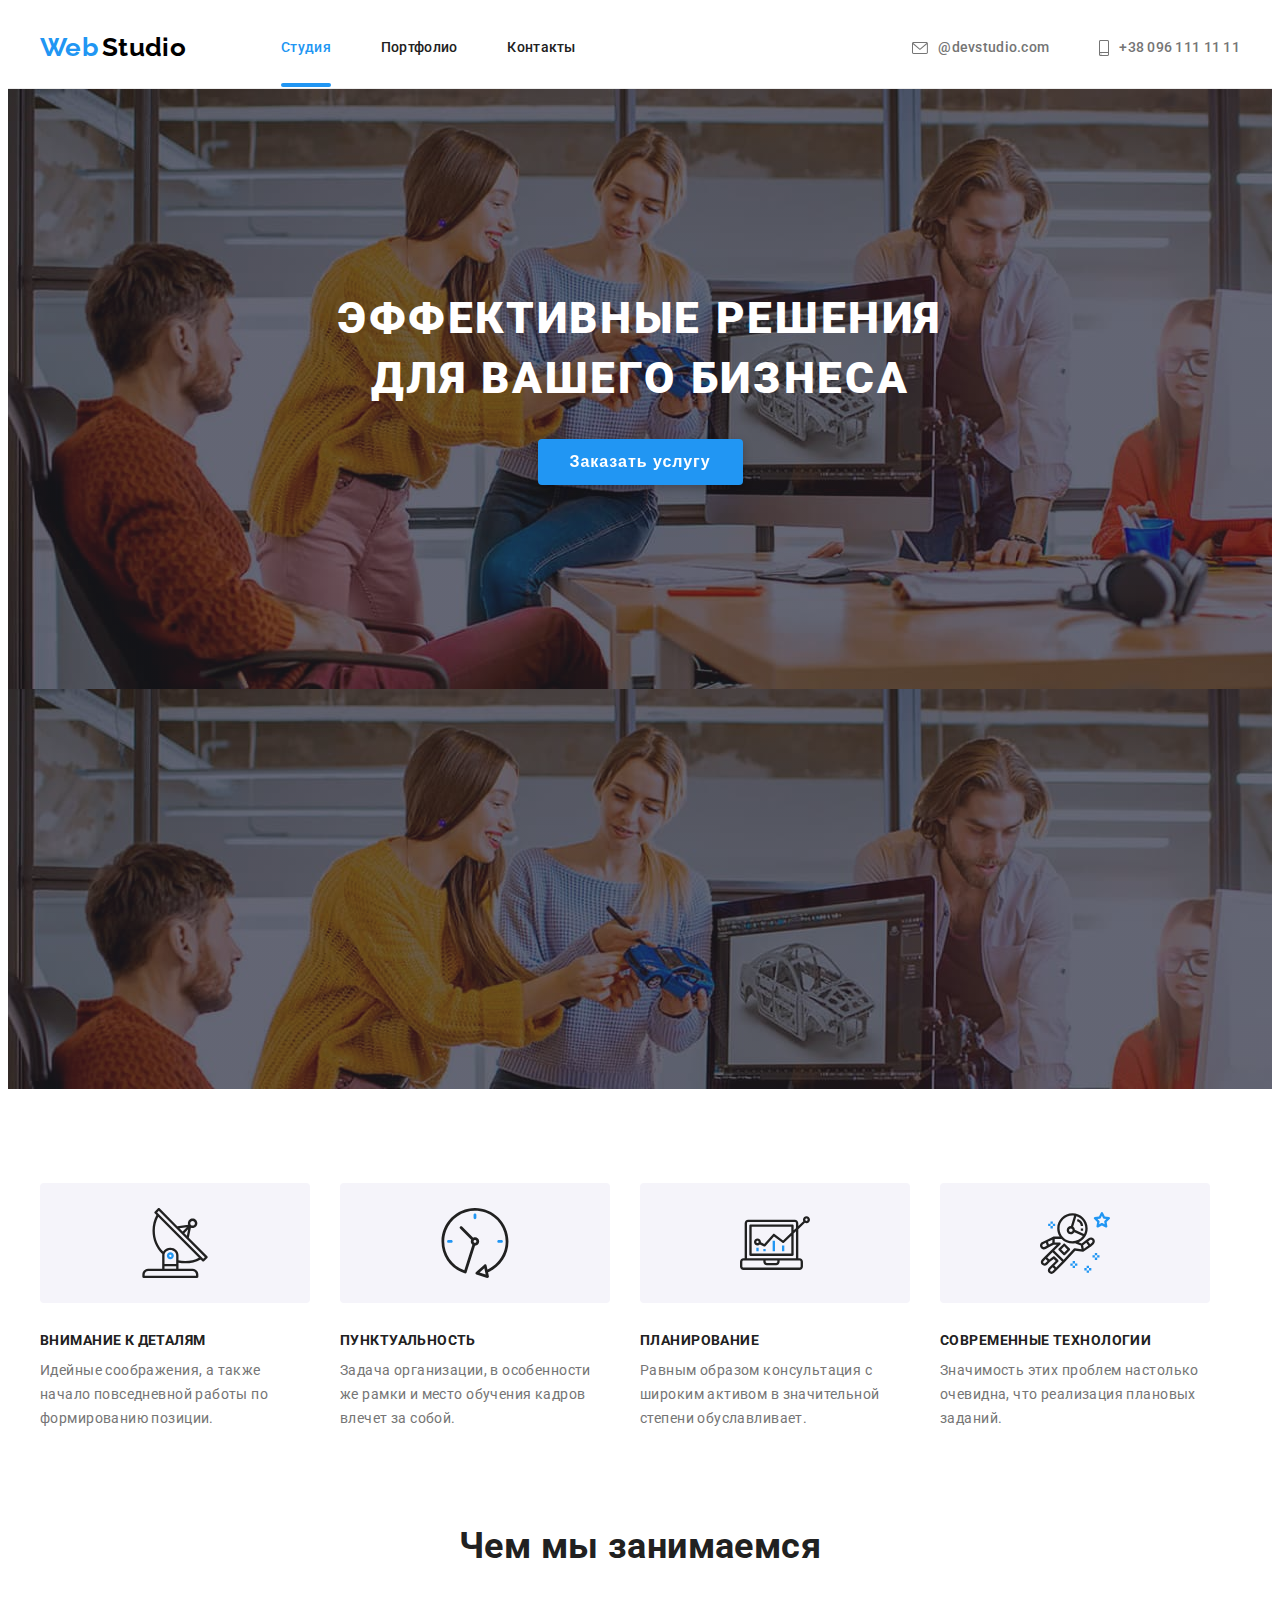
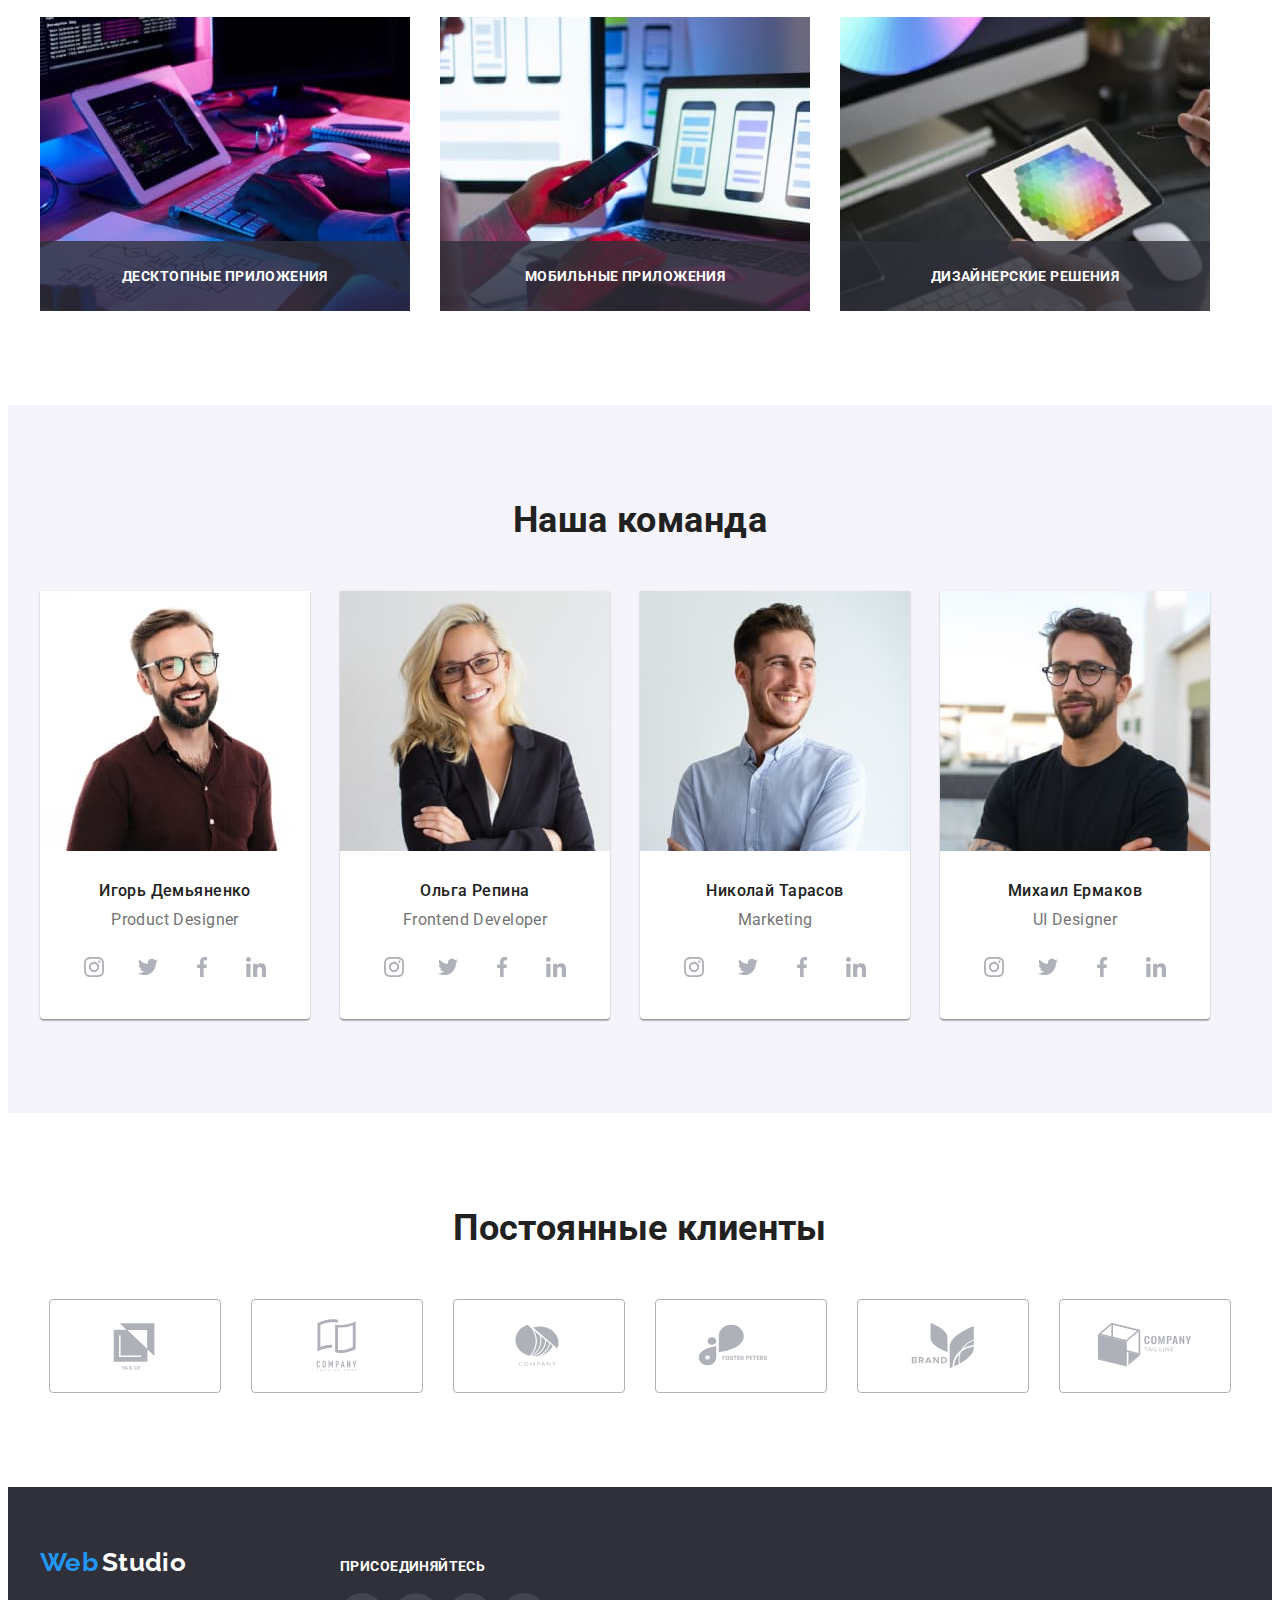
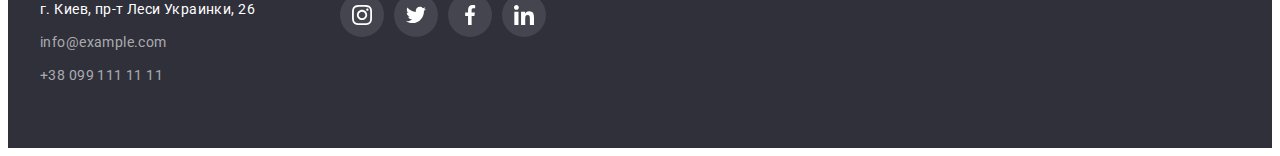
<file: index.html>
<!DOCTYPE html>
<html lang="ru">
	<head>
		<meta charset="UTF-8" />
		<meta http-equiv="X-UA-Compatible" content="IE=edge" />
		<meta name="viewport" content="width=device-width, initial-scale=1.0" />
		<title>Document</title>
		<link rel="preconnect" href="https://fonts.googleapis.com" />
		<link rel="preconnect" href="https://fonts.gstatic.com" crossorigin />
		<link
			href="https://fonts.googleapis.com/css2?family=Raleway:wght@700&family=Roboto:wght@400;500;700;900&display=swap"
			rel="stylesheet"
		/>
		<link
			rel="stylesheet"
			href="https://cdnjs.cloudflare.com/ajax/libs/modern-normalize/1.1.0/modern-normalize.min.css"
			integrity="sha512-wpPYUAdjBVSE4KJnH1VR1HeZfpl1ub8YT/NKx4PuQ5NmX2tKuGu6U/JRp5y+Y8XG2tV+wKQpNHVUX03MfMFn9Q=="
			crossorigin="anonymous"
			referrerpolicy="no-referrer"
		/>
		<link rel="stylesheet" href="./css/styles.css" />
	</head>

	<body>
		<header class="header">
			<div class="container">
				<nav class="container-nav">
					<a class="style-logo" href="">
						<span class="style-web">Web</span>
						<span class="style-studio">Studio</span>
					</a>
					<ul class="list-text-nav">
						<li class="list-nav"><a class="list-link active" href="./index.html">Студия</a></li>
						<li class="list-nav"><a class="list-link" href="./portfolio.html">Портфолио</a></li>
						<li class="list-nav"><a class="list-link" href="">Контакты</a></li>
					</ul>

					<ul class="list-contact-nav">
						<li class="list-link-nav">
							<a class="list-contact" href="mailto:info@devstudio.com">
								<svg class="contact-icon" width="16" height="12">
									<use href="./images/symbol-defs.svg#icon-mail"></use>
								</svg>
								<span>@devstudio.com</span>
							</a>
						</li>
						<li class="list-link-nav">
							<a class="list-contact" href="tel:+380961111111">
								<svg class="contact-icon" width="10" height="16">
									<use href="./images/symbol-defs.svg#icon-smartphone"></use>
								</svg>
								<span>+38 096 111 11 11</span>
							</a>
						</li>
					</ul>
				</nav>
			</div>
		</header>

		<section class="hero">
			<div class="container">
				<h1 class="text-hero">Эффективные решения для вашего бизнеса</h1>
				<button data-modal-open class="button-hero" type="button">Заказать услугу</button>
			</div>
			<div data-modal class="backdrop is-hidden">
				<div class="modal">
					<button data-modal-close class="button-modal">
						<img src="./images/close-2.svg" alt="close" />
					</button>
				</div>
			</div>
		</section>
		<section class="section">
			<div class="container">
				<h2 class="hidden">Особенности</h2>
				<ul class="specifics-flex">
					<li class="list-specifics">
						<div class="div-specifics">
							<svg width="70" height="70">
								<use href="./images/symbol-defs.svg#icon-antenna"></use>
							</svg>
						</div>
						<h3 class="specifics">Внимание к деталям</h3>
						<p class="specifics-text">
							Идейные соображения, а также начало повседневной работы по формированию позиции.
						</p>
					</li>
					<li class="list-specifics">
						<div class="div-specifics">
							<svg width="70" height="70">
								<use href="./images/symbol-defs.svg#icon-clock"></use>
							</svg>
						</div>
						<h3 class="specifics">Пунктуальность</h3>
						<p class="specifics-text">
							Задача организации, в особенности же рамки и место обучения кадров влечет за собой.
						</p>
					</li>
					<li class="list-specifics">
						<div class="div-specifics">
							<svg width="70" height="70">
								<use href="./images/symbol-defs.svg#icon-diagram"></use>
							</svg>
						</div>
						<h3 class="specifics">Планирование</h3>
						<p class="specifics-text">
							Равным образом консультация с широким активом в значительной степени обуславливает.
						</p>
					</li>
					<li class="list-specifics">
						<div class="div-specifics">
							<svg width="70" height="70">
								<use href="./images/symbol-defs.svg#icon-astronaut"></use>
							</svg>
						</div>
						<h3 class="specifics">Современные технологии</h3>
						<p class="specifics-text">Значимость этих проблем настолько очевидна, что реализация плановых заданий.</p>
					</li>
				</ul>
			</div>
		</section>

		<section class="section section-images">
			<div class="container">
				<h2 class="title">Чем мы занимаемся</h2>
				<ul class="images-flex">
					<li class="list-images">
						<div class="img-block">
							<img src="./images/box-new1-2.jpg" width="370" height="294" alt="работа на клавиатуре" />
							<div class="text-block">
								<p>Десктопные приложения</p>
							</div>
						</div>
					</li>
					<li class="list-images">
						<div class="img-block">
							<img src="./images/img-new.jpg" width="370" height="294" alt="работа на ноутбуке" />
							<div class="text-block">
								<p>Мобильные приложения</p>
							</div>
						</div>
					</li>
					<li class="list-images">
						<div class="img-block">
							<img src="./images/img-2.jpg" width="370" height="294" alt="работа с планшетом" />
							<div class="text-block">
								<p>Дизайнерские решения</p>
							</div>
						</div>
					</li>
				</ul>
			</div>
		</section>

		<section class="section team">
			<div class="container">
				<h2 class="title">Наша команда</h2>
				<ul class="team-flex">
					<li class="list-team">
						<img src="./images/img-new-3.jpg" width="270" alt="картинка 1" />
						<h3 class="name">Игорь Демьяненко</h3>
						<p class="position">Product Designer</p>
						<ul class="social-links">
							<li class="list-social">
								<a class="team-link" href="">
									<svg class="team-social-links" width="20" height="20">
										<use href="./images/symbol-defs.svg#icon-instagram"></use>
									</svg>
								</a>
							</li>
							<li class="list-social">
								<a class="team-link" href="">
									<svg class="team-social-links" width="20" height="20">
										<use href="./images/symbol-defs.svg#icon-twitter"></use>
									</svg>
								</a>
							</li>
							<li class="list-social">
								<a class="team-link" href="">
									<svg class="team-social-links" width="20" height="20">
										<use href="./images/symbol-defs.svg#icon-facebook"></use>
									</svg>
								</a>
							</li>
							<li class="list-social">
								<a class="team-link" href="">
									<svg class="team-social-links" width="20" height="20">
										<use href="./images/symbol-defs.svg#icon-linkedin"></use>
									</svg>
								</a>
							</li>
						</ul>
					</li>
					<li class="list-team">
						<img src="./images/img-new-4.jpg" width="270" alt="картинка 2" />
						<h3 class="name">Ольга Репина</h3>
						<p class="position">Frontend Developer</p>
						<ul class="social-links">
							<li class="list-social">
								<a class="team-link" href="">
									<svg class="team-social-links" width="20" height="20">
										<use href="./images/symbol-defs.svg#icon-instagram"></use>
									</svg>
								</a>
							</li>
							<li class="list-social">
								<a class="team-link" href="">
									<svg class="team-social-links" width="20" height="20">
										<use href="./images/symbol-defs.svg#icon-twitter"></use>
									</svg>
								</a>
							</li>
							<li class="list-social">
								<a class="team-link" href="">
									<svg class="team-social-links" width="20" height="20">
										<use href="./images/symbol-defs.svg#icon-facebook"></use>
									</svg>
								</a>
							</li>
							<li class="list-social">
								<a class="team-link" href="">
									<svg class="team-social-links" width="20" height="20">
										<use href="./images/symbol-defs.svg#icon-linkedin"></use>
									</svg>
								</a>
							</li>
						</ul>
					</li>
					<li class="list-team">
						<img src="./images/img-new-5.jpg" width="270" alt="картинка 3" />
						<h3 class="name">Николай Тарасов</h3>
						<p class="position">Marketing</p>
						<ul class="social-links">
							<li class="list-social">
								<a class="team-link" href="">
									<svg class="team-social-links" width="20" height="20">
										<use href="./images/symbol-defs.svg#icon-instagram"></use>
									</svg>
								</a>
							</li>
							<li class="list-social">
								<a class="team-link" href="">
									<svg class="team-social-links" width="20" height="20">
										<use href="./images/symbol-defs.svg#icon-twitter"></use>
									</svg>
								</a>
							</li>
							<li class="list-social">
								<a class="team-link" href="">
									<svg class="team-social-links" width="20" height="20">
										<use href="./images/symbol-defs.svg#icon-facebook"></use>
									</svg>
								</a>
							</li>
							<li class="list-social">
								<a class="team-link" href="">
									<svg class="team-social-links" width="20" height="20">
										<use href="./images/symbol-defs.svg#icon-linkedin"></use>
									</svg>
								</a>
							</li>
						</ul>
					</li>
					<li class="list-team">
						<img src="./images/img-new-6.jpg" width="270" alt="картинка 4" />
						<h3 class="name">Михаил Ермаков</h3>
						<p class="position">UI Designer</p>
						<ul class="social-links">
							<li class="list-social">
								<a class="team-link" href="">
									<svg class="team-social-links" width="20" height="20">
										<use href="./images/symbol-defs.svg#icon-instagram"></use>
									</svg>
								</a>
							</li>
							<li class="list-social">
								<a class="team-link" href="">
									<svg class="team-social-links" width="20" height="20">
										<use href="./images/symbol-defs.svg#icon-twitter"></use>
									</svg>
								</a>
							</li>
							<li class="list-social">
								<a class="team-link" href="">
									<svg class="team-social-links" width="20" height="20">
										<use href="./images/symbol-defs.svg#icon-facebook"></use>
									</svg>
								</a>
							</li>
							<li class="list-social">
								<a class="team-link" href="">
									<svg class="team-social-links" width="20" height="20">
										<use href="./images/symbol-defs.svg#icon-linkedin"></use>
									</svg>
								</a>
							</li>
						</ul>
					</li>
				</ul>
			</div>
		</section>

		<section class="section">
			<div class="container">
				<h2 class="title">Постоянные клиенты</h2>
				<ul class="logo">
					<li class="logo-list">
						<a class="logo-link" href="">
							<svg width="106" height="60">
								<use href="./images/symbol-defs.svg#icon-Logo-1"></use>
							</svg>
						</a>
					</li>
					<li class="logo-list">
						<a class="logo-link" href="">
							<svg width="106" height="60">
								<use href="./images/symbol-defs.svg#icon-Logo-2"></use>
							</svg>
						</a>
					</li>
					<li class="logo-list">
						<a class="logo-link" href="">
							<svg width="106" height="60">
								<use href="./images/symbol-defs.svg#icon-Logo-3"></use>
							</svg>
						</a>
					</li>
					<li class="logo-list">
						<a class="logo-link" href="">
							<svg width="106" height="60">
								<use href="./images/symbol-defs.svg#icon-Logo-4"></use>
							</svg>
						</a>
					</li>
					<li class="logo-list">
						<a class="logo-link" href="">
							<svg width="106" height="60">
								<use href="./images/symbol-defs.svg#icon-Logo-5"></use>
							</svg>
						</a>
					</li>
					<li class="logo-list">
						<a class="logo-link" href="">
							<svg width="106" height="60">
								<use href="./images/symbol-defs.svg#icon-Logo-6"></use>
							</svg>
						</a>
					</li>
				</ul>
			</div>
		</section>

		<footer class="footer">
			<div class="container footer-container">
				<div class="footer-address">
					<a class="style-logo-footer" href="">
						<span class="style-web">Web</span>
						<span class="style-studio-footer">Studio</span>
					</a>
					<address>
						<ul>
							<li>
								<p class="text-footer">г. Киев, пр-т Леси Украинки, 26</p>
							</li>
							<li>
								<a class="list-link-footer footer-mail" href="mailto:info@example.com">info@example.com</a>
							</li>
							<li>
								<a class="list-link-footer" href="tel:+380991111111">+38 099 111 11 11</a>
							</li>
						</ul>
					</address>
				</div>
				<div class="footer-social">
					<p>Присоединяйтесь</p>
					<ul class="footer-list">
						<li>
							<a class="footer-link" href="">
								<svg class="footer-svg" width="20" height="20">
									<use href="./images/symbol-defs.svg#icon-instagram"></use>
								</svg>
							</a>
						</li>
						<li>
							<a class="footer-link" href="">
								<svg class="footer-svg" width="20" height="20">
									<use href="./images/symbol-defs.svg#icon-twitter"></use>
								</svg>
							</a>
						</li>
						<li>
							<a class="footer-link" href="">
								<svg class="footer-svg" width="20" height="20">
									<use href="./images/symbol-defs.svg#icon-facebook"></use>
								</svg>
							</a>
						</li>
						<li>
							<a class="footer-link" href="">
								<svg class="footer-svg" width="20" height="20">
									<use href="./images/symbol-defs.svg#icon-linkedin"></use>
								</svg>
							</a>
						</li>
					</ul>
				</div>
			</div>
		</footer>
		<script src="./js/modal.js"></script>
	</body>
</html>
</file>
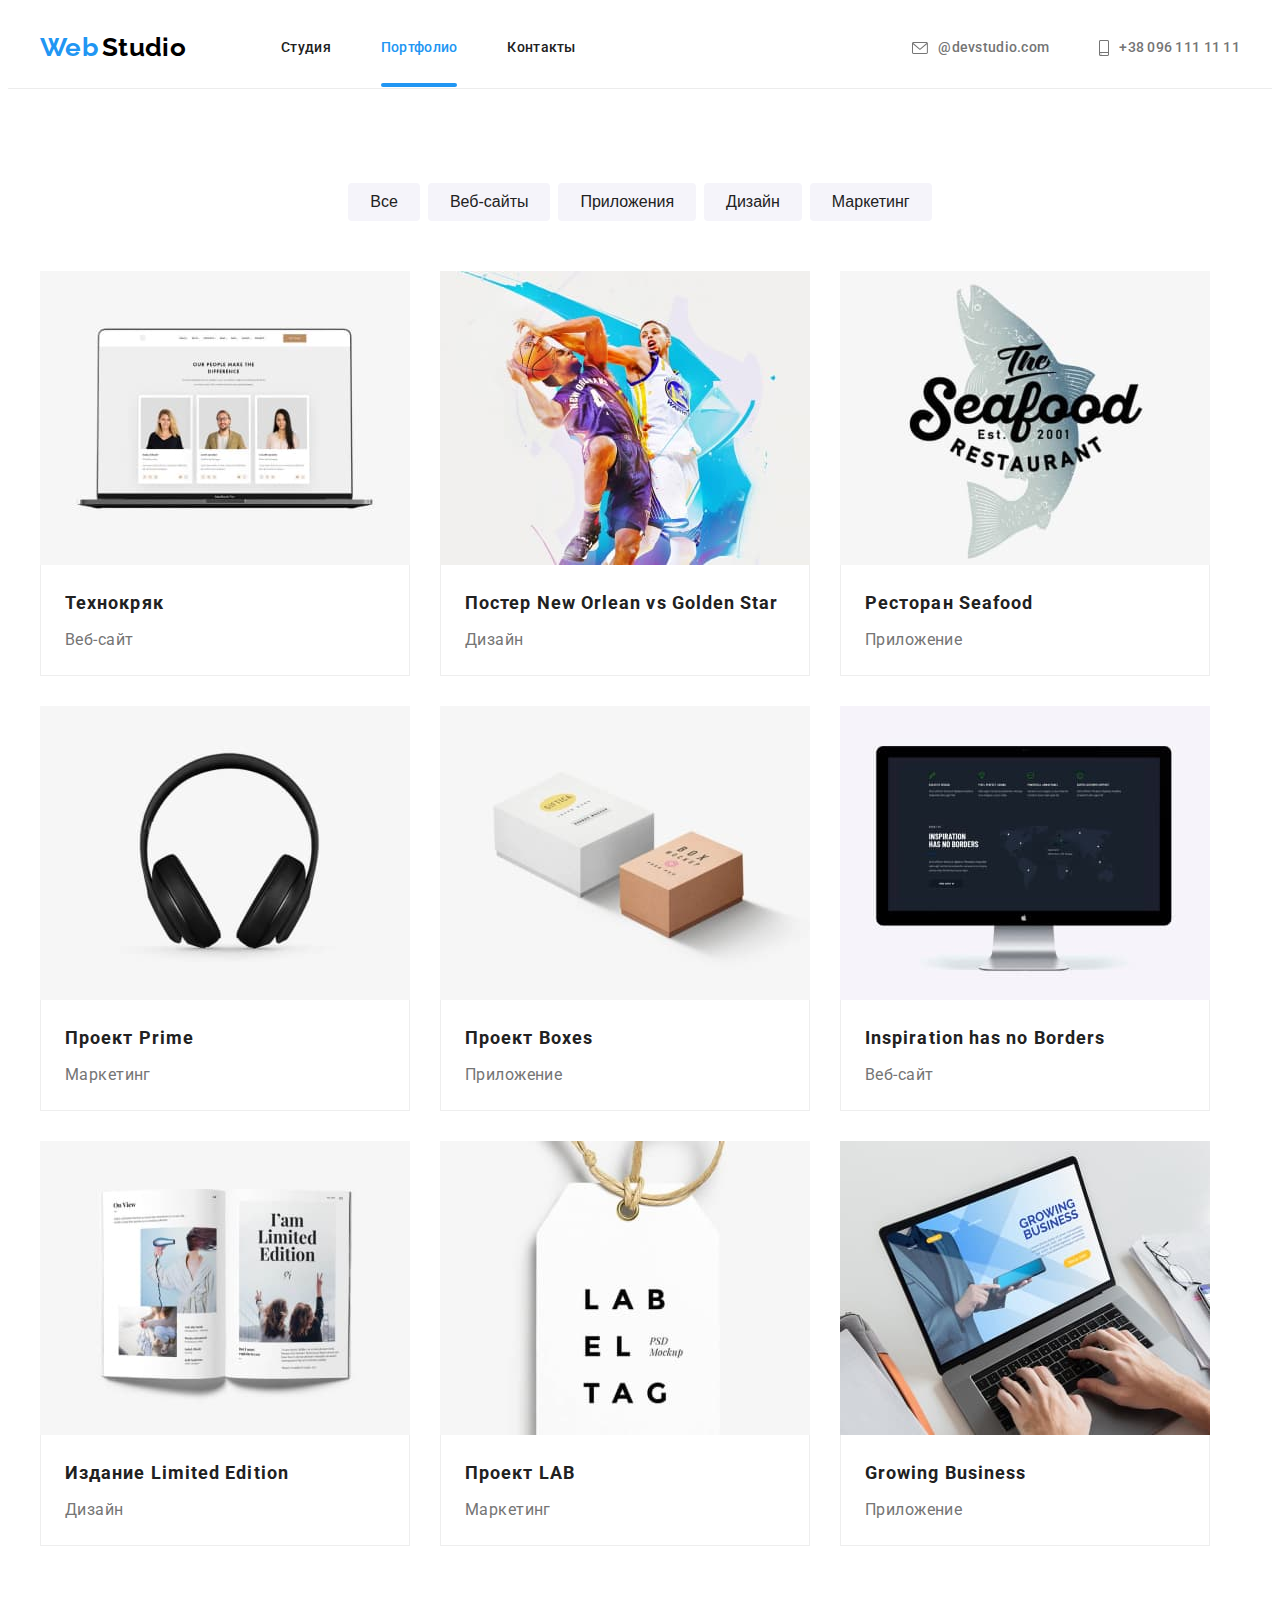
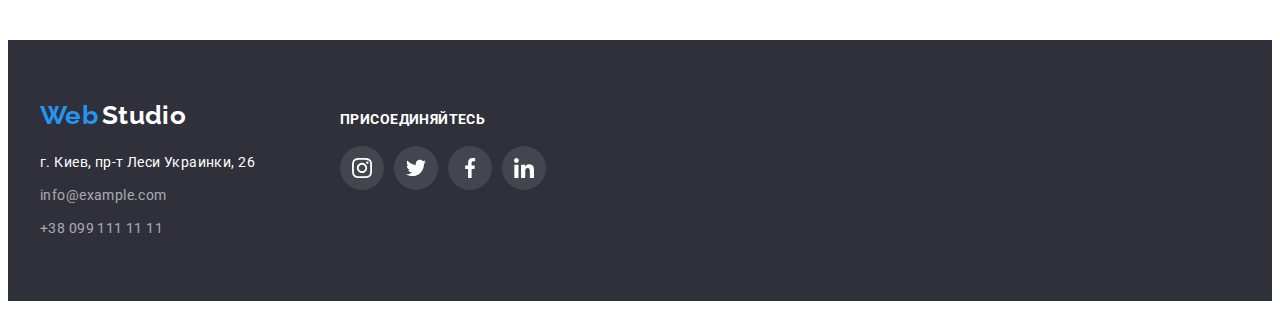
<file: portfolio.html>
<!DOCTYPE html>
<html lang="ru">
	<head>
		<meta charset="UTF-8" />
		<meta http-equiv="X-UA-Compatible" content="IE=edge" />
		<meta name="viewport" content="width=device-width, initial-scale=1.0" />
		<title>Document</title>
		<link rel="preconnect" href="https://fonts.googleapis.com" />
		<link rel="preconnect" href="https://fonts.gstatic.com" crossorigin />
		<link
			href="https://fonts.googleapis.com/css2?family=Raleway:wght@700&family=Roboto:wght@400;500;700;900&display=swap"
			rel="stylesheet"
		/>
		<link
			rel="stylesheet"
			href="https://cdnjs.cloudflare.com/ajax/libs/modern-normalize/1.1.0/modern-normalize.min.css"
			integrity="sha512-wpPYUAdjBVSE4KJnH1VR1HeZfpl1ub8YT/NKx4PuQ5NmX2tKuGu6U/JRp5y+Y8XG2tV+wKQpNHVUX03MfMFn9Q=="
			crossorigin="anonymous"
			referrerpolicy="no-referrer"
		/>
		<link rel="stylesheet" href="./css/styles.css" />
	</head>
	<body>
		<header class="header">
			<div class="container">
				<nav class="container-nav">
					<a class="style-logo" href="">
						<span class="style-web">Web</span>
						<span class="style-studio">Studio</span>
					</a>
					<ul class="list-text-nav">
						<li class="list-nav"><a class="list-link" href="./index.html">Студия</a></li>
						<li class="list-nav"><a class="list-link active" href="./portfolio.html">Портфолио</a></li>
						<li class="list-nav"><a class="list-link" href="">Контакты</a></li>
					</ul>

					<ul class="list-contact-nav">
						<li class="list-link-nav">
							<a class="list-contact" href="mailto:info@devstudio.com">
								<svg class="contact-icon" width="16" height="12">
									<use href="./images/symbol-defs.svg#icon-mail"></use>
								</svg>
								<span>@devstudio.com</span>
							</a>
						</li>
						<li class="list-link-nav">
							<a class="list-contact" href="tel:+380961111111">
								<svg class="contact-icon" width="10" height="16">
									<use href="./images/symbol-defs.svg#icon-smartphone"></use>
								</svg>
								<span>+38 096 111 11 11</span>
							</a>
						</li>
					</ul>
				</nav>
			</div>
		</header>

		<section class="section">
			<div class="container">
				<h1 class="hidden">Подборка</h1>
				<ul class="button-flex">
					<li><button class="button-link" type="button">Все</button></li>
					<li><button class="button-link" type="button">Веб-сайты</button></li>
					<li><button class="button-link" type="button">Приложения</button></li>
					<li><button class="button-link" type="button">Дизайн</button></li>
					<li><button class="button-link" type="button">Маркетинг</button></li>
				</ul>
				<ul class="portfolio-flax">
					<li class="list-portfolio">
						<a class="portfolio-item" href="">
							<div class="portfolio-photo">
								<div class="portfolio-info">
									Ресурс предлагает комплексные предложения с разным уровнем функционала и сервисов. Все это позволит
									посетителю получить исчерпывающие сведения  о компании или частном лице.
								</div>
								<img src="./images/img-new-7.jpg" width="370" alt="фото на ноутбуке" />
							</div>
							<div class="portfolio">
								<h2 class="portfolio-name-picture">Технокряк</h2>
								<p class="portfolio-nav">Веб-сайт</p>
							</div>
						</a>
					</li>
					<li class="list-portfolio">
						<a class="portfolio-item" href="">
							<div class="portfolio-photo">
								<div class="portfolio-info">
									Ресурс предлагает комплексные предложения с разным уровнем функционала и сервисов. Все это позволит
									посетителю получить исчерпывающие сведения  о компании или частном лице.
								</div>

								<img src="./images/img-new-8.jpg" width="370" alt="спортсмены с мячем" />
							</div>
							<div class="portfolio">
								<h2 class="portfolio-name-picture">Постер New Orlean vs Golden Star</h2>
								<p class="portfolio-nav">Дизайн</p>
							</div>
						</a>
					</li>
					<li class="list-portfolio">
						<a class="portfolio-item" href="">
							<div class="portfolio-photo">
								<div class="portfolio-info">
									Ресурс предлагает комплексные предложения с разным уровнем функционала и сервисов. Все это позволит
									посетителю получить исчерпывающие сведения  о компании или частном лице.
								</div>

								<img src="./images/img-new-9.jpg" width="370" alt="эмблема ресторана" />
							</div>
							<div class="portfolio">
								<h2 class="portfolio-name-picture">Ресторан Seafood</h2>
								<p class="portfolio-nav">Приложение</p>
							</div>
						</a>
					</li>
					<li class="list-portfolio">
						<a class="portfolio-item" href="">
							<div class="portfolio-photo">
								<div class="portfolio-info">
									Ресурс предлагает комплексные предложения с разным уровнем функционала и сервисов. Все это позволит
									посетителю получить исчерпывающие сведения  о компании или частном лице.
								</div>

								<img src="./images/img-new-10.jpg" width="370" alt="наушники" />
							</div>
							<div class="portfolio">
								<h2 class="portfolio-name-picture">Проект Prime</h2>
								<p class="portfolio-nav">Маркетинг</p>
							</div>
						</a>
					</li>
					<li class="list-portfolio">
						<a class="portfolio-item" href="">
							<div class="portfolio-photo">
								<div class="portfolio-info">
									Ресурс предлагает комплексные предложения с разным уровнем функционала и сервисов. Все это позволит
									посетителю получить исчерпывающие сведения  о компании или частном лице.
								</div>

								<img src="./images/img-new-11.jpg" width="370" alt="коробки" />
							</div>
							<div class="portfolio">
								<h2 class="portfolio-name-picture">Проект Boxes</h2>
								<p class="portfolio-nav">Приложение</p>
							</div>
						</a>
					</li>
					<li class="list-portfolio">
						<a class="portfolio-item" href="">
							<div class="portfolio-photo">
								<div class="portfolio-info">
									Ресурс предлагает комплексные предложения с разным уровнем функционала и сервисов. Все это позволит
									посетителю получить исчерпывающие сведения  о компании или частном лице.
								</div>

								<img src="./images/img-new-12.jpg" width="370" alt="монитор" />
							</div>
							<div class="portfolio">
								<h2 class="portfolio-name-picture">Inspiration has no Borders</h2>
								<p class="portfolio-nav">Веб-сайт</p>
							</div>
						</a>
					</li>
					<li class="list-portfolio">
						<a class="portfolio-item" href="">
							<div class="portfolio-photo">
								<div class="portfolio-info">
									Ресурс предлагает комплексные предложения с разным уровнем функционала и сервисов. Все это позволит
									посетителю получить исчерпывающие сведения  о компании или частном лице.
								</div>

								<img src="./images/img-new-13.jpg" width="370" alt="журнал" />
							</div>
							<div class="portfolio">
								<h2 class="portfolio-name-picture">Издание Limited Edition</h2>
								<p class="portfolio-nav">Дизайн</p>
							</div>
						</a>
					</li>
					<li class="list-portfolio">
						<a class="portfolio-item" href="">
							<div class="portfolio-photo">
								<div class="portfolio-info">
									Ресурс предлагает комплексные предложения с разным уровнем функционала и сервисов. Все это позволит
									посетителю получить исчерпывающие сведения  о компании или частном лице.
								</div>

								<img src="./images/img-new-14.jpg" width="370" alt="лейба" />
							</div>
							<div class="portfolio">
								<h2 class="portfolio-name-picture">Проект LAB</h2>
								<p class="portfolio-nav">Маркетинг</p>
							</div>
						</a>
					</li>
					<li class="list-portfolio">
						<a class="portfolio-item" href="">
							<div class="portfolio-photo">
								<div class="portfolio-info">
									Ресурс предлагает комплексные предложения с разным уровнем функционала и сервисов. Все это позволит
									посетителю получить исчерпывающие сведения  о компании или частном лице.
								</div>

								<img src="./images/img-new-15.jpg" width="370" alt="работа на ноутбуке" />
							</div>
							<div class="portfolio">
								<h2 class="portfolio-name-picture">Growing Business</h2>
								<p class="portfolio-nav">Приложение</p>
							</div>
						</a>
					</li>
				</ul>
			</div>
		</section>
		<footer class="footer">
			<div class="container footer-container">
				<div class="footer-address">
					<a class="style-logo-footer" href="">
						<span class="style-web">Web</span>
						<span class="style-studio-footer">Studio</span>
					</a>
					<address>
						<ul>
							<li>
								<p class="text-footer">г. Киев, пр-т Леси Украинки, 26</p>
							</li>
							<li>
								<a class="list-link-footer footer-mail" href="mailto:info@example.com">info@example.com</a>
							</li>
							<li>
								<a class="list-link-footer" href="tel:+380991111111">+38 099 111 11 11</a>
							</li>
						</ul>
					</address>
				</div>
				<div class="footer-social">
					<p>Присоединяйтесь</p>
					<ul class="footer-list">
						<li>
							<a class="footer-link" href="">
								<svg class="footer-svg" width="20" height="20">
									<use href="./images/symbol-defs.svg#icon-instagram"></use>
								</svg>
							</a>
						</li>
						<li>
							<a class="footer-link" href="">
								<svg class="footer-svg" width="20" height="20">
									<use href="./images/symbol-defs.svg#icon-twitter"></use>
								</svg>
							</a>
						</li>
						<li>
							<a class="footer-link" href="">
								<svg class="footer-svg" width="20" height="20">
									<use href="./images/symbol-defs.svg#icon-facebook"></use>
								</svg>
							</a>
						</li>
						<li>
							<a class="footer-link" href="">
								<svg class="footer-svg" width="20" height="20">
									<use href="./images/symbol-defs.svg#icon-linkedin"></use>
								</svg>
							</a>
						</li>
					</ul>
				</div>
			</div>
		</footer>
	</body>
</html>
</file>
<file: css/styles.css>
:root {
	--primary-text-color: #212121;
	--title-text-color: #757575;
	--accent-color: #2196f3;
	--primary-color: #e5e5e5;
	--primary-black-color: #000000;
	--primary-white-color: #ffffff;
	--primary-adres-color: rgba(255, 255, 255, 0.6);
	--primary-color-social: #afb1b8;
}

body {
	background-color: var(--primary-white-color);
	color: var(--primary-text-color);
	font-family: "Roboto", sans-serif;
	font-size: 14px;
	letter-spacing: 0.03em;
}

.container {
	width: 1200px;
	margin: 0 auto;
	padding: 0 15px;
}

.section {
	padding-top: 94px;
	padding-bottom: 94px;
}

/* logotype */

.style-logo {
	text-decoration: none;
	margin-right: 95px;
	padding-top: 24px;
	padding-bottom: 25px;
}

.style-logo-footer {
	text-decoration: none;
	display: block;
	margin-bottom: 20px;
}

.style-studio-footer {
	font-family: "Raleway";
	font-weight: 700;
	font-size: 26px;
	line-height: 1.19;
	color: var(--primary-white-color);
}

.style-studio {
	font-family: "Raleway";
	font-weight: 700;
	font-size: 26px;
	line-height: 1.19;
	color: var(--primary-black-color);
}

.style-web {
	font-family: "Raleway";
	font-weight: 700;
	font-size: 26px;
	line-height: 1.19;
	color: var(--accent-color);
}

.header {
	border-bottom: 1px solid #ececec;
}

/* list-link*/

.list-link.active {
	color: var(--accent-color);
}

.list-link-nav {
	margin-right: 50px;
	display: flex;
	align-items: center;
}

.list-link-nav:last-child {
	margin-right: 0;
}

.list-nav {
	margin-right: 50px;
}

.list-nav:last-child {
	margin-right: 0;
}

.list-link:focus,
.list-link:hover {
	color: var(--accent-color);
}

.list-link {
	color: var(--primary-text-color);
	text-decoration: none;
	letter-spacing: 0.02em;
	padding-top: 32px;
	padding-bottom: 32px;

	position: relative;
	transition: color 250ms cubic-bezier(0.4, 0, 0.2, 1);
}

.active::after {
	content: "";
	display: block;
	width: 100%;
	height: 4px;
	border-radius: 2px;
	background-color: var(--accent-color);
	position: absolute;
	bottom: 0;

	opacity: 1;
}

.container-nav {
	display: flex;
	align-items: center;
}

.list-contact-nav {
	margin-left: auto;
	display: flex;
	padding-left: 0;
}

/* button */

.button-link:focus,
.button-link:hover {
	background-color: var(--accent-color);
	color: var(--primary-color);
	box-shadow: 0px 3px 1px rgba(0, 0, 0, 0.1),
	            0px 1px 2px rgba(0, 0, 0, 0.08), 
							0px 2px 2px rgba(0, 0, 0, 0.12);
}

.button-link {
	font-weight: 500;
	font-size: 16px;
	line-height: 1.62;
	text-align: center;
	color: var(--primary-text-color);
	cursor: pointer;
	background: #f5f4fa;
	border-radius: 4px;
	border: none;
	padding: 6px 22px;

	transition: color 250ms cubic-bezier(0.4, 0, 0.2, 1),
	            background-color 250ms cubic-bezier(0.4, 0, 0.2, 1),
	          	box-shadow 250ms cubic-bezier(0.4, 0, 0.2, 1);
}

.button-hero {
	font-weight: 700;
	font-size: 16px;
	line-height: 1.88;
	align-items: center;
	text-align: center;
	color: var(--primary-white-color);
	cursor: pointer;
	background-color: var(--accent-color);
	letter-spacing: 0.06em;
	border-radius: 4px;
	filter: drop-shadow(0px 4px 4px rgba(0, 0, 0, 0.25));
	padding: 8px 32px;
	border: none;
}

/* list contact */

.list-text-nav {
	font-weight: 500;
	line-height: 1.14;
	display: flex;
	padding-left: 0;
}

.list-contact:focus,
.list-contact:hover {
	color: var(--accent-color);
}

.list-contact {
	display: flex;
	align-items: center;
	font-weight: 500;
	line-height: 1.14;
	color: var(--title-text-color);
	text-decoration: none;
	letter-spacing: 0.02em;
	padding-top: 32px;
	padding-bottom: 32px;

	transition: color 250ms cubic-bezier(0.4, 0, 0.2, 1);
}

/* footer */
.list-link-footer {
	line-height: 1.71;
	color: var(--primary-adres-color);
	text-decoration: none;
	font-style: normal;
}

.footer-mail {
	display: block;
	margin-bottom: 9px;
}

.text-footer {
	line-height: 1.71;
	color: var(--primary-white-color);
	font-style: normal;
	margin-bottom: 9px;
}

.footer {
	background-color: #2f303a;
	padding-top: 60px;
	padding-bottom: 60px;
}

/* hero */

.hero {
	background-color: #c4c4c4;
	text-align: center;
	padding-top: 200px;
	padding-bottom: 200px;
	background-image: linear-gradient(rgba(47, 48, 58, 0.4),rgba(47, 48, 58, 0.4)), 
										url(../images/Img-hero.jpg);
	max-width: 1600px;
	height: 600px;
	margin: 0 auto;
}

.text-hero {
	font-weight: 900;
	font-size: 44px;
	line-height: 1.36;
	text-align: center;
	color: var(--primary-white-color);
	letter-spacing: 0.06em;
	text-transform: uppercase;
	width: 700px;
	margin: 0 auto 30px;
}

/* specifics */

.specifics-flex {
	display: flex;
	padding-left: 0;
}

.list-specifics {
	width: 270px;
	margin-right: 30px;
}

.list-specifics:last-child {
	margin-right: 0;
}

.specifics {
	font-weight: 700;
	line-height: 1.14;
	font-size: 14px;
	text-transform: uppercase;
	margin-bottom: 10px;
}

.specifics-text {
	line-height: 1.71;
	color: var(--title-text-color);
}

/* work-position */

.title {
	font-weight: 700;
	font-size: 36px;
	line-height: 1.17;
	text-align: center;
	margin-bottom: 50px;
	margin-top: 0;
}

.name {
	font-weight: 500;
	font-size: 16px;
	line-height: 1.188;
	text-align: center;
	margin-top: 30px;
	color: var(--primary-text-color);
}

.position {
	font-size: 16px;
	line-height: 1.188;
	text-align: center;
	color: var(--title-text-color);
	margin-top: 10px;
}

.team-flex {
	display: flex;
	padding-left: 0;
}

.team {
	background-color: #f5f4fa;
}

.list-team {
	width: 270px;
	margin-right: 30px;
	background: #ffffff;
	box-shadow: 0px 1px 3px rgba(0, 0, 0, 0.12),
	            0px 1px 1px rgba(0, 0, 0, 0.14),
						  0px 2px 1px rgba(0, 0, 0, 0.2);
	border-radius: 0px 0px 4px 4px;
}

.list-team:last-child {
	margin-right: 0;
}

.section-images {
	padding-top: 0;
}

.images-flex {
	display: flex;
	padding-left: 0;
}

.list-images {
	margin-right: 30px;
	width: 370px;
}

.list-images:last-child {
	margin-right: 0;
}

.text-block {
	display: flex;
	font-weight: 700;
	line-height: 1.142;
	align-items: center;
	justify-content: center;
	text-transform: uppercase;
	color: #ffffff;
	width: 370px;
	height: 70px;
	background-color: rgba(47, 48, 58, 0.8);
	margin-right: 30px;

	position: absolute;
	bottom: 0;
}

.text-block:last-child {
	margin-right: 0;
}

.img-block {
	position: relative;
}

img {
	display: block;
	width: 100%;
	height: auto;
}

/* portfolio */

.portfolio {
	padding: 20px 24px;
	border: 1px solid #eeeeee;
	border-top: none;
}

.portfolio-name-picture {
	font-weight: 700;
	font-size: 18px;
	line-height: 2;
	letter-spacing: 0.06em;
	margin-bottom: 4px;
}

.portfolio-nav {
	font-size: 16px;
	line-height: 1.88;
	color: var(--title-text-color);
}

.portfolio-flax {
	display: flex;
	flex-wrap: wrap;
}

.list-portfolio {
	margin-right: 30px;
	margin-bottom: 30px;
}

.list-portfolio:nth-child(3n) {
	margin-right: 0;
}

.list-portfolio:nth-child(3n + 1) {
	margin-left: 0;
}

.list-portfolio:nth-last-child(-n + 3) {
	margin-bottom: 0;
}

.portfolio-item:hover,
.portfolio-item:focus {
	box-shadow: 0px 1px 1px rgba(0, 0, 0, 0.12),
	            0px 4px 4px rgba(0, 0, 0, 0.06), 
							1px 4px 6px rgba(0, 0, 0, 0.16);
}

.portfolio-item {
	display: block;
	text-decoration: none;
	color: var(--primary-text-color);

	transition: box-shadow 250ms cubic-bezier(0.4, 0, 0.2, 1);
}

.button-flex {
	display: flex;
	align-items: center;
	justify-content: center;
	margin-bottom: 50px;
}

.button-flex > li:last-child {
	margin-right: 0;
}

.button-flex > li {
	margin-right: 8px;
}

.hidden {
	display: none;
}

h1,
h2,
h3,
h4,
h5,
h6,
ul,
p {
	margin: 0;
	padding: 0;
}
ul {
	list-style: none;
	margin: 0;
	padding: 0;
}

/* ICONS-social*/

.contact-icon {
	margin-right: 10px;
	--color4: currentColor;
}

.div-specifics {
	height: 120px;
	margin-bottom: 30px;
	background: #f5f4fa;
	border-radius: 4px;
	display: flex;
	align-items: center;
	justify-content: center;
}

.team-social-links,
.footer-svg {
	--color1: currentColor;
}

.team-link {
	display: flex;
	width: 44px;
	height: 44px;
	align-items: center;
	justify-content: center;
	color: var(--primary-color-social);
	border-radius: 50%;

	transition: color 250ms cubic-bezier(0.4, 0, 0.2, 1), 
	            background-color 250ms cubic-bezier(0.4, 0, 0.2, 1);
}

.team-link:hover,
.team-link:focus {
	background-color: var(--accent-color);
	color: var(--primary-white-color);
}

.social-links {
	display: flex;
	align-items: center;
	justify-content: center;
	margin: 16px auto 30px;
}

.list-social {
	margin-right: 10px;
}

.list-social:last-child {
	margin-right: 0;
}

.logo {
	display: flex;
	align-items: center;
	justify-content: center;
}

.logo-list {
	margin-right: 30px;
}

.logo-list:last-child {
	margin-right: 0;
}

.logo-link:hover,
.logo-link:focus {
	color: var(--accent-color);
	border-color: var(--accent-color);
}

.logo-link {
	color: var(--primary-color-social);
	width: 170px;
	height: 92px;
	border: 1px solid var(--primary-color-social);
	display: flex;
	justify-content: center;
	align-items: center;
	border-radius: 4px;

	transition: color 250ms cubic-bezier(0.4, 0, 0.2, 1), 
	            border-color 250ms cubic-bezier(0.4, 0, 0.2, 1);
}

.logo-link > svg {
	--color1: currentColor;
}

.footer-link {
	display: flex;
	width: 44px;
	height: 44px;
	align-items: center;
	justify-content: center;
	color: var(--primary-white-color);
	border-radius: 50%;
	background: rgba(255, 255, 255, 0.1);

	transition: background-color 250ms cubic-bezier(0.4, 0, 0.2, 1);
}

.footer-link:hover,
.footer-link:focus {
	background-color: var(--accent-color);
}

.footer-social {
	color: var(--primary-white-color);
	font-weight: 700;
	font-size: 14px;
	line-height: 1.142;
	text-transform: uppercase;
}

.footer-list {
	display: flex;
	align-items: center;
	justify-content: center;
	margin-top: 19px;
}

.footer-list > li {
	margin-right: 10px;
}

.footer-list > li:last-child {
	margin-right: 0;
}

.footer-container {
	display: flex;
	align-items: baseline;
}

.footer-address {
	width: 230px;
	margin-right: 70px;
}

/* m o d a l */

.backdrop {
	position: fixed;
	top: 0;
	left: 0;

	width: 100%;
	height: 100%;
	z-index: 1;

	background: rgba(0, 0, 0, 0.2);
	opacity: 1;
	transition: opacity 250ms cubic-bezier(0.4, 0, 0.2, 1);
}

.backdrop.is-hidden {
	visibility: hidden;
	opacity: 0;
	pointer-events: none;

	transition-property: visibility, opacity;
	transition-delay: 1000ms;
}

.backdrop.is-hidden .modal {
	scale: 0;
}

.modal {
	position: absolute;
	top: 50%;
	left: 50%;
	transform: translate(-50%, -50%);

	min-height: 581px;
	min-width: 528px;

	background: var(--primary-white-color);
	box-shadow: 0px 1px 3px rgba(0, 0, 0, 0.12), 
	            0px 1px 1px rgba(0, 0, 0, 0.14), 
							0px 2px 1px rgba(0, 0, 0, 0.2);
	border-radius: 4px;
	
	transition: transform 250ms cubic-bezier(0.4, 0, 0.2, 1);
	
}

.button-modal {
	position: fixed;
	top: 8px;
	right: 8px;
	width: 30px;
	height: 30px;
	border: none;
	background: var(--primary-white-color);
	cursor: pointer;
}

/* t e x t - p o r t f o l i o  */

.portfolio-photo {
	position: relative;
	overflow: hidden;
}

.portfolio-info {
	position: absolute;
	top: 0;
	left: 0;
	width: 370px;
	height: 294px;
	background-color: rgba(33, 150, 243, 0.9);
	color: var(--primary-white-color);
	transform: translateY(101%);

	transition: transform 250ms cubic-bezier(0.4, 0, 0.2, 1);

	font-size: 18px;
	line-height: 1.56;
	padding: 63px 24px;
}

.portfolio-item:hover .portfolio-info {
	transform: translateY(0);
}
</file>
